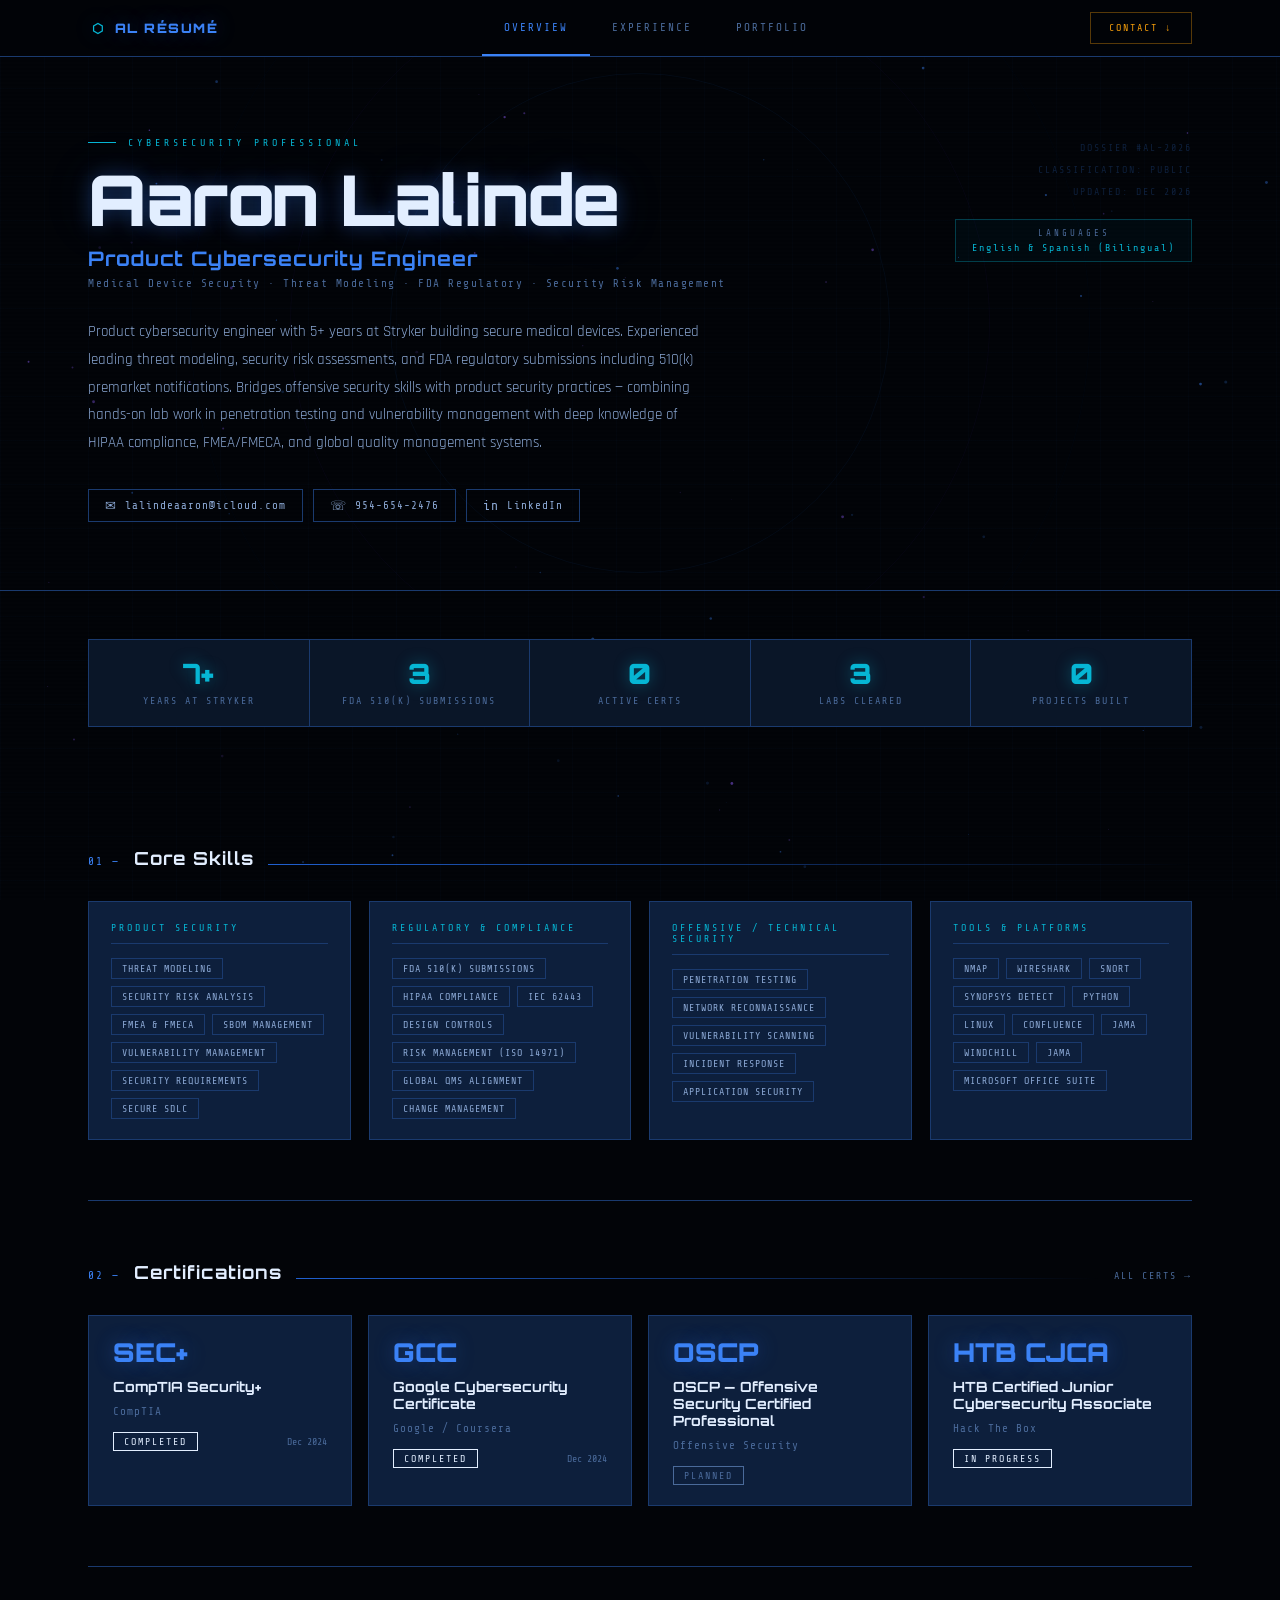
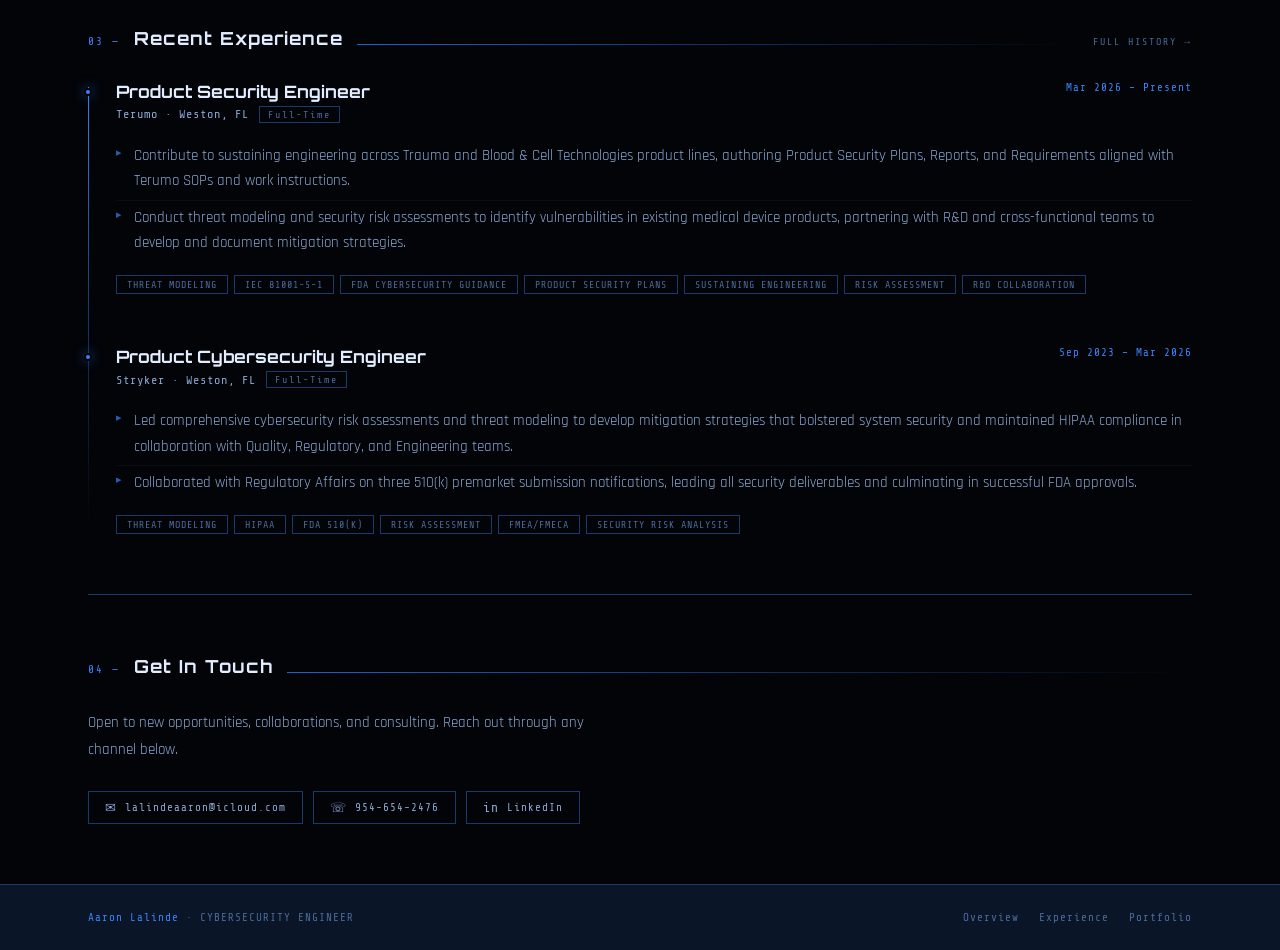
<file: index.html>
<!DOCTYPE html>
<html lang="en">
<head>
  <meta charset="UTF-8" />
  <meta name="viewport" content="width=device-width, initial-scale=1.0" />
  <title>Aaron Lalinde | Cybersecurity Engineer</title>
  <link rel="stylesheet" href="styles.css" />
  <style>
    /* ── HERO ── */
    .hero { position: relative; padding: 80px 0 68px; border-bottom: 1px solid var(--border); overflow: hidden; }
    .gate-ring {
      position: absolute; top: 50%; left: 50%; transform: translate(-50%,-50%);
      border-radius: 50%; border: 1px solid rgba(59,130,246,0.06);
      pointer-events: none; animation: ring 5s ease-in-out infinite;
    }
    .gate-ring:nth-child(1){ width:500px; height:500px; }
    .gate-ring:nth-child(2){ width:700px; height:700px; animation-delay:-1.7s; border-color:rgba(139,92,246,.04); }
    .gate-ring:nth-child(3){ width:900px; height:900px; animation-delay:-3.2s; border-color:rgba(59,130,246,.025); }
    @keyframes ring { 0%,100%{transform:translate(-50%,-50%) scale(1);opacity:.6} 50%{transform:translate(-50%,-50%) scale(1.03);opacity:1} }

    .hero-layout { display: grid; grid-template-columns: 1fr auto; gap: 40px; align-items: start; position: relative; z-index: 2; }

    .eyebrow {
      font-family: var(--font-mono); font-size: 10px; letter-spacing: 4px;
      color: var(--cyan); text-transform: uppercase; margin-bottom: 16px;
      display: flex; align-items: center; gap: 12px; animation: blink 3s step-end infinite;
    }
    .eyebrow::before { content:''; display:block; width:28px; height:1px; background:var(--cyan); }

    .hero-name {
      font-family: var(--font-hud); font-size: clamp(36px,5.5vw,70px);
      font-weight: 900; letter-spacing: -1.5px; line-height: 1;
      color: var(--text); text-shadow: var(--glow-blue); margin-bottom: 12px;
    }
    .hero-title { font-family: var(--font-hud); font-size: clamp(14px,2vw,20px); font-weight: 700; color: var(--blue); letter-spacing: 1px; margin-bottom: 6px; }
    .hero-tagline { font-family: var(--font-mono); font-size: 11px; letter-spacing: 1.5px; color: var(--text-dim); margin-bottom: 28px; }
    .hero-summary { font-size: 15px; line-height: 1.85; color: var(--text-soft); max-width: 620px; margin-bottom: 32px; }

    /* Right column */
    .hero-right { display: flex; flex-direction: column; gap: 16px; align-items: flex-end; min-width: 170px; }
    .dossier-box {
      font-family: var(--font-mono); font-size: 10px; letter-spacing: 2px;
      color: rgba(59,130,246,.22); text-align: right; line-height: 2.2;
    }
    .lang-badge {
      font-family: var(--font-mono); font-size: 10px; letter-spacing: 2px;
      border: 1px solid rgba(6,182,212,.3); padding: 8px 16px;
      color: var(--cyan); text-align: center; background: rgba(6,182,212,.04);
    }
    .lang-label { font-size: 9px; letter-spacing: 3px; color: var(--text-dim); display: block; margin-bottom: 4px; }

    /* ── SKILLS SECTION ── */
    .skills-showcase { display: grid; grid-template-columns: repeat(auto-fill,minmax(255px,1fr)); gap: 18px; }
    .skill-cat-card {
      background: var(--card); border: 1px solid var(--border);
      padding: 20px 22px; transition: border-color .3s, box-shadow .3s; position: relative; overflow: hidden;
    }
    .skill-cat-card::before {
      content:''; position:absolute; top:0; left:0; right:0; height:2px;
      background: linear-gradient(90deg, var(--blue), var(--cyan)); opacity:0; transition:opacity .3s;
    }
    .skill-cat-card:hover { border-color: var(--border-lit); box-shadow: var(--glow-blue); }
    .skill-cat-card:hover::before { opacity: 1; }
    .skill-cat-title {
      font-family: var(--font-mono); font-size: 10px; letter-spacing: 3px;
      color: var(--cyan); text-transform: uppercase;
      margin-bottom: 14px; padding-bottom: 10px; border-bottom: 1px solid var(--border);
    }
    .skill-pills { display: flex; flex-wrap: wrap; gap: 7px; }
    .skill-pill {
      font-family: var(--font-mono); font-size: 10px; letter-spacing: 1px;
      color: var(--text-soft); border: 1px solid var(--border);
      padding: 4px 10px; text-transform: uppercase; transition: color .2s, border-color .2s, background .2s;
    }
    .skill-cat-card:hover .skill-pill { color: var(--text); border-color: rgba(59,130,246,.3); background: rgba(59,130,246,.04); }

    @media(max-width:768px) {
      .hero-layout { grid-template-columns: 1fr; }
      .hero-right   { align-items: flex-start; flex-direction: row; flex-wrap: wrap; }
    }
  </style>
</head>
<body>
<canvas id="particles"></canvas>

<nav>
  <div class="container nav-inner">
    <a href="index.html" class="nav-logo"><span class="accent">⬡</span> AL RÉSUMÉ</a>
    <div class="nav-links">
      <a href="index.html" class="active">OVERVIEW</a>
      <a href="experience.html">EXPERIENCE</a>
      <a href="portfolio.html">PORTFOLIO</a>
    </div>
    <a href="#contact" class="nav-cta">CONTACT ↓</a>
  </div>
</nav>

<!-- HERO -->
<div class="hero">
  <div class="gate-ring"></div><div class="gate-ring"></div><div class="gate-ring"></div>
  <div class="container">
    <div class="hero-layout">
      <div>
        <div class="eyebrow">CYBERSECURITY PROFESSIONAL</div>
        <h1 class="hero-name" id="heroName">Aaron Lalinde</h1>
        <div class="hero-title" id="heroTitle"></div>
        <div class="hero-tagline" id="heroTagline"></div>
        <p class="hero-summary" id="heroSummary"></p>
        <div class="contact-row" id="contactRow"></div>
      </div>
      <div class="hero-right">
        <div class="dossier-box" id="dossierBox"></div>
        <div class="lang-badge">
          <span class="lang-label">LANGUAGES</span>
          <span id="langVal">—</span>
        </div>
      </div>
    </div>
  </div>
</div>

<div class="container">

  <!-- STAT STRIP -->
  <section style="padding-top:48px;border-bottom:none;padding-bottom:0;">
    <div class="stat-strip" id="statStrip" style="margin-bottom:60px;"></div>
  </section>

  <!-- SKILLS SHOWCASE -->
  <section>
    <div class="s-head">
      <span class="s-num">01 —</span>
      <h2 class="s-title">Core Skills</h2>
      <div class="s-line"></div>
    </div>
    <div class="skills-showcase" id="skillsGrid"></div>
  </section>

  <!-- CERTIFICATIONS STRIP -->
  <section>
    <div class="s-head">
      <span class="s-num">02 —</span>
      <h2 class="s-title">Certifications</h2>
      <div class="s-line"></div>
      <a href="experience.html#certs" style="font-family:var(--font-mono);font-size:10px;letter-spacing:2px;color:var(--text-dim);text-decoration:none;white-space:nowrap;flex-shrink:0;" onmouseover="this.style.color='var(--cyan)'" onmouseout="this.style.color='var(--text-dim)'">ALL CERTS →</a>
    </div>
    <div class="cert-grid" id="certStrip"></div>
  </section>

  <!-- EXPERIENCE PREVIEW -->
  <section>
    <div class="s-head">
      <span class="s-num">03 —</span>
      <h2 class="s-title">Recent Experience</h2>
      <div class="s-line"></div>
      <a href="experience.html" style="font-family:var(--font-mono);font-size:10px;letter-spacing:2px;color:var(--text-dim);text-decoration:none;white-space:nowrap;flex-shrink:0;" onmouseover="this.style.color='var(--cyan)'" onmouseout="this.style.color='var(--text-dim)'">FULL HISTORY →</a>
    </div>
    <div class="timeline" id="expPreview"></div>
  </section>

  <!-- CONTACT -->
  <section id="contact">
    <div class="s-head">
      <span class="s-num">04 —</span>
      <h2 class="s-title">Get In Touch</h2>
      <div class="s-line"></div>
    </div>
    <p style="font-size:15px;color:var(--text-soft);line-height:1.8;max-width:520px;margin-bottom:28px;">
      Open to new opportunities, collaborations, and consulting. Reach out through any channel below.
    </p>
    <div class="contact-row" id="contactBottom"></div>
  </section>
</div>

<footer>
  <div class="container foot-inner">
    <span class="foot-copy"><span id="footName">Aaron Lalinde</span> · CYBERSECURITY ENGINEER</span>
    <div class="foot-links">
      <a href="index.html">Overview</a>
      <a href="experience.html">Experience</a>
      <a href="portfolio.html">Portfolio</a>
    </div>
  </div>
</footer>

<script src="data.js"></script>
<script>
/* PARTICLES */
const cv=document.getElementById('particles'),cx=cv.getContext('2d');
let W,H,pts=[];
function rsz(){W=cv.width=window.innerWidth;H=cv.height=window.innerHeight;}
rsz();window.addEventListener('resize',rsz);
function mp(){return{x:Math.random()*W,y:Math.random()*H,r:Math.random()*1.3+.3,dx:(Math.random()-.5)*.28,dy:-Math.random()*.45-.1,a:Math.random()*.45+.1,c:Math.random()>.5?'59,130,246':'139,92,246'};}
for(let i=0;i<100;i++)pts.push(mp());
(function d(){cx.clearRect(0,0,W,H);pts.forEach((p,i)=>{cx.beginPath();cx.arc(p.x,p.y,p.r,0,Math.PI*2);cx.fillStyle=`rgba(${p.c},${p.a})`;cx.fill();p.x+=p.dx;p.y+=p.dy;if(p.y<-10)pts[i]={...mp(),y:H+10};});requestAnimationFrame(d);})();

const RANK_COLORS={S:'var(--gold)',A:'var(--orange)',B:'var(--purple)',C:'var(--blue)',D:'var(--green)',E:'var(--text-soft)'};

function buildContacts(){
  const items=[];
  if(PROFILE.email)    items.push(`<a href="mailto:${PROFILE.email}" class="contact-item"><span class="contact-icon">✉</span>${PROFILE.email}</a>`);
  if(PROFILE.phone)    items.push(`<a href="tel:${PROFILE.phone}"    class="contact-item"><span class="contact-icon">☏</span>${PROFILE.phone}</a>`);
  if(PROFILE.linkedin) items.push(`<a href="${PROFILE.linkedin}" target="_blank" rel="noopener" class="contact-item"><span class="contact-icon">in</span>LinkedIn</a>`);
  if(PROFILE.github)   items.push(`<a href="${PROFILE.github}"   target="_blank" rel="noopener" class="contact-item"><span class="contact-icon">⌥</span>GitHub</a>`);
  if(PROFILE.location) items.push(`<span class="contact-item"><span class="contact-icon">◎</span>${PROFILE.location}</span>`);
  return items.join('');
}

function renderSkills(){
  document.getElementById('skillsGrid').innerHTML = Object.entries(SKILLS).map(([cat,items])=>`
    <div class="skill-cat-card fade-in">
      <div class="skill-cat-title">${cat}</div>
      <div class="skill-pills">${items.map(s=>`<span class="skill-pill">${s}</span>`).join('')}</div>
    </div>`).join('');
}

function renderCerts(){
  document.getElementById('certStrip').innerHTML = CERTIFICATIONS.map(c=>`
    <div class="cert-card fade-in">
      <div class="cert-badge-txt">${c.badge}</div>
      <div class="cert-name">${c.name}</div>
      <div class="cert-issuer">${c.issuer}</div>
      <div style="display:flex;justify-content:space-between;align-items:center;margin-top:4px;">
        <span class="cert-status-badge cert-status-${c.status}">${c.status==='in-progress'?'IN PROGRESS':c.status.toUpperCase()}</span>
        ${c.year?`<span style="font-family:var(--font-mono);font-size:10px;color:var(--text-dim);">${c.year}</span>`:''}
      </div>
    </div>`).join('');
}

function renderExpPreview(){
  document.getElementById('expPreview').innerHTML = EXPERIENCE.slice(0,2).map(e=>`
    <div class="tl-item fade-in">
      <div class="tl-top">
        <span class="tl-title">${e.title}</span>
        <span class="tl-date">${e.start} – ${e.end}</span>
      </div>
      <div class="tl-org">${e.company} · ${e.location} <span class="tl-type">${e.type}</span></div>
      <ul class="tl-bullets">${e.bullets.slice(0,2).map(b=>`<li>${b}</li>`).join('')}</ul>
      <div class="tags" style="margin-top:12px;">${(e.skills||[]).map(s=>`<span class="tag">${s}</span>`).join('')}</div>
    </div>`).join('');
}

function renderStats(){
  const labsDone =PORTFOLIO.filter(p=>p.type==='lab'&&p.status==='complete').length;
  const projDone =PORTFOLIO.filter(p=>p.type==='project'&&p.status==='complete').length;
  const certActive=CERTIFICATIONS.filter(c=>c.status==='active').length;
  const yrsExp   = new Date().getFullYear() - 2019;
  document.getElementById('statStrip').innerHTML=`
    <div class="stat-cell"><span class="stat-val">${yrsExp}+</span><span class="stat-label">Years at Stryker</span></div>
    <div class="stat-cell"><span class="stat-val">3</span><span class="stat-label">FDA 510(k) Submissions</span></div>
    <div class="stat-cell"><span class="stat-val">${certActive}</span><span class="stat-label">Active Certs</span></div>
    <div class="stat-cell"><span class="stat-val">${labsDone}</span><span class="stat-label">Labs Cleared</span></div>
    <div class="stat-cell"><span class="stat-val">${projDone}</span><span class="stat-label">Projects Built</span></div>`;
}

function init(){
  document.getElementById('heroTitle').textContent   = PROFILE.title;
  document.getElementById('heroTagline').textContent = PROFILE.tagline;
  document.getElementById('heroSummary').textContent = PROFILE.summary.replace(/\s+/g,' ').trim();
  document.getElementById('langVal').textContent     = PROFILE.languages;
  document.getElementById('dossierBox').innerHTML = `
    DOSSIER #AL-${new Date().getFullYear()}<br>
    CLASSIFICATION: PUBLIC<br>
    UPDATED: ${new Date().toLocaleDateString('en-US',{month:'short',year:'numeric'}).toUpperCase()}`;

  const c=buildContacts();
  document.getElementById('contactRow').innerHTML    = c;
  document.getElementById('contactBottom').innerHTML = c;

  renderStats();
  renderSkills();
  renderCerts();
  renderExpPreview();
}
init();
</script>
</body>
</html>
</file>
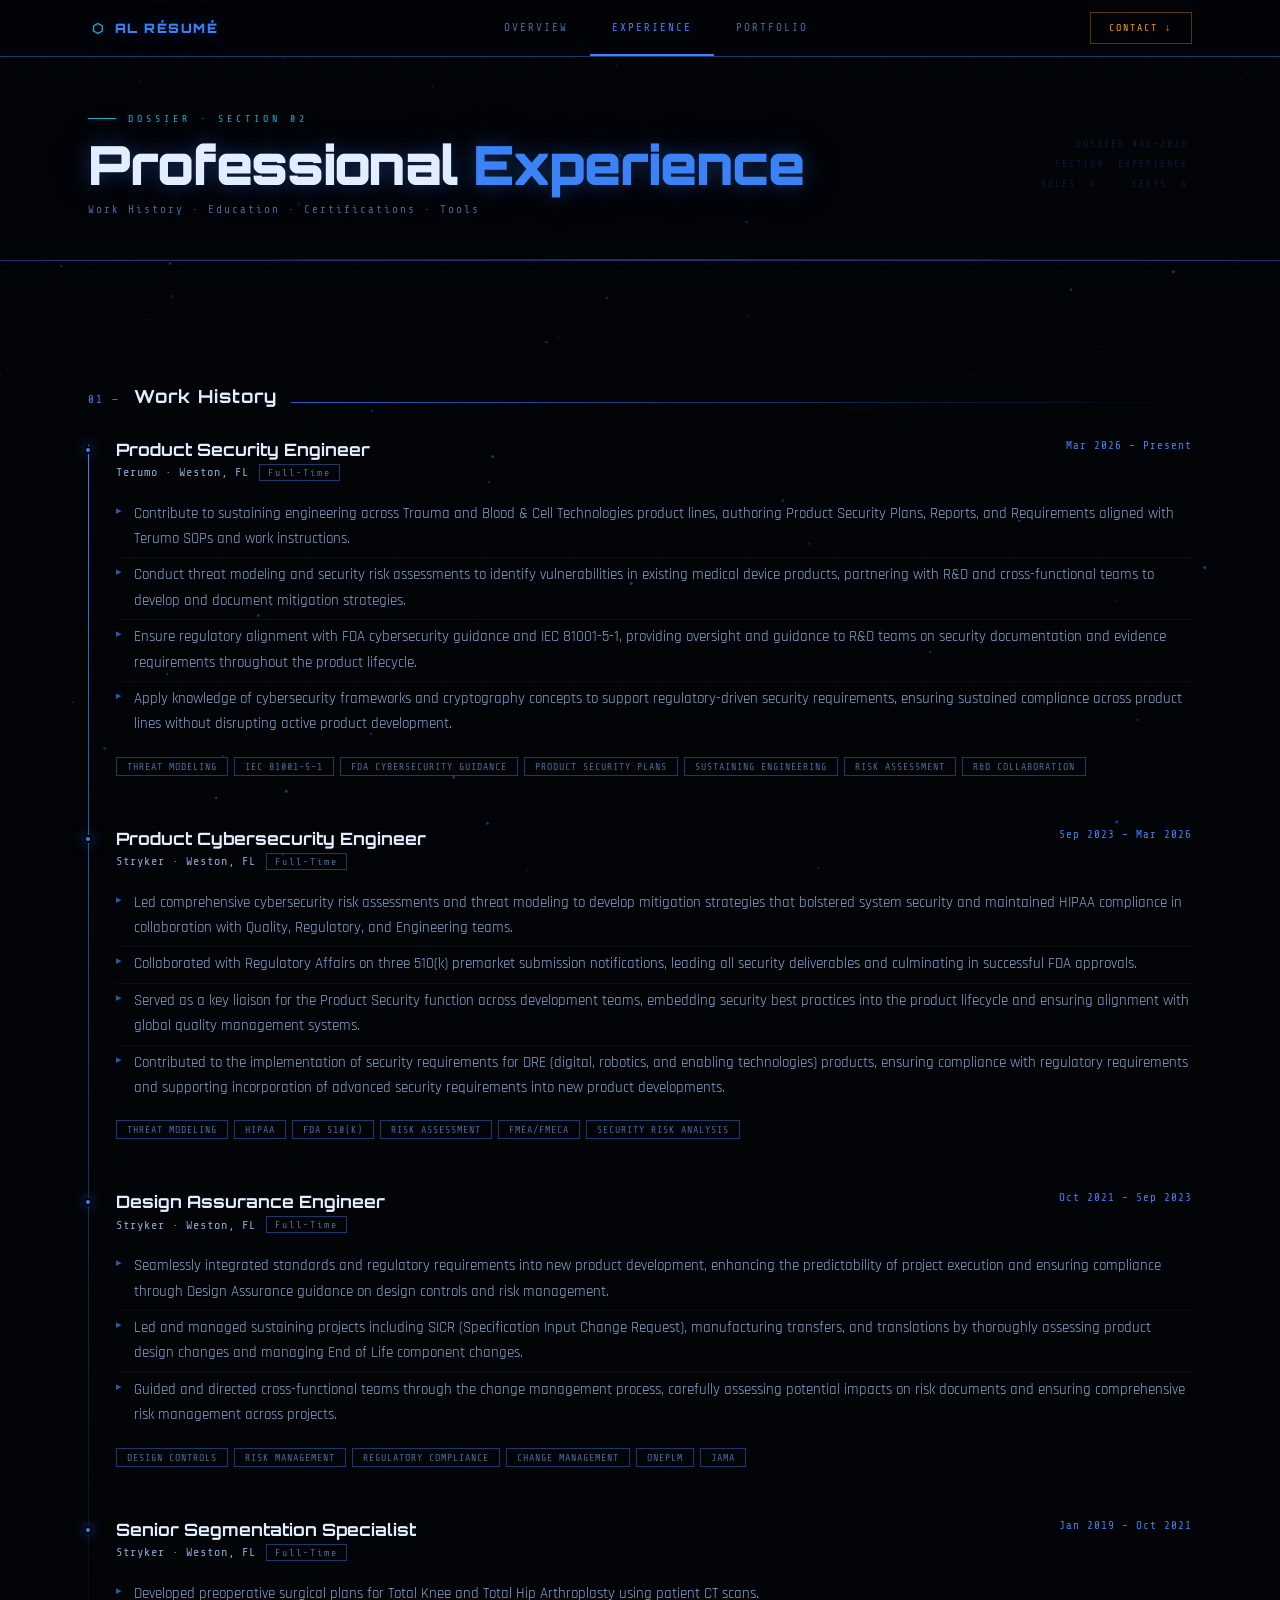
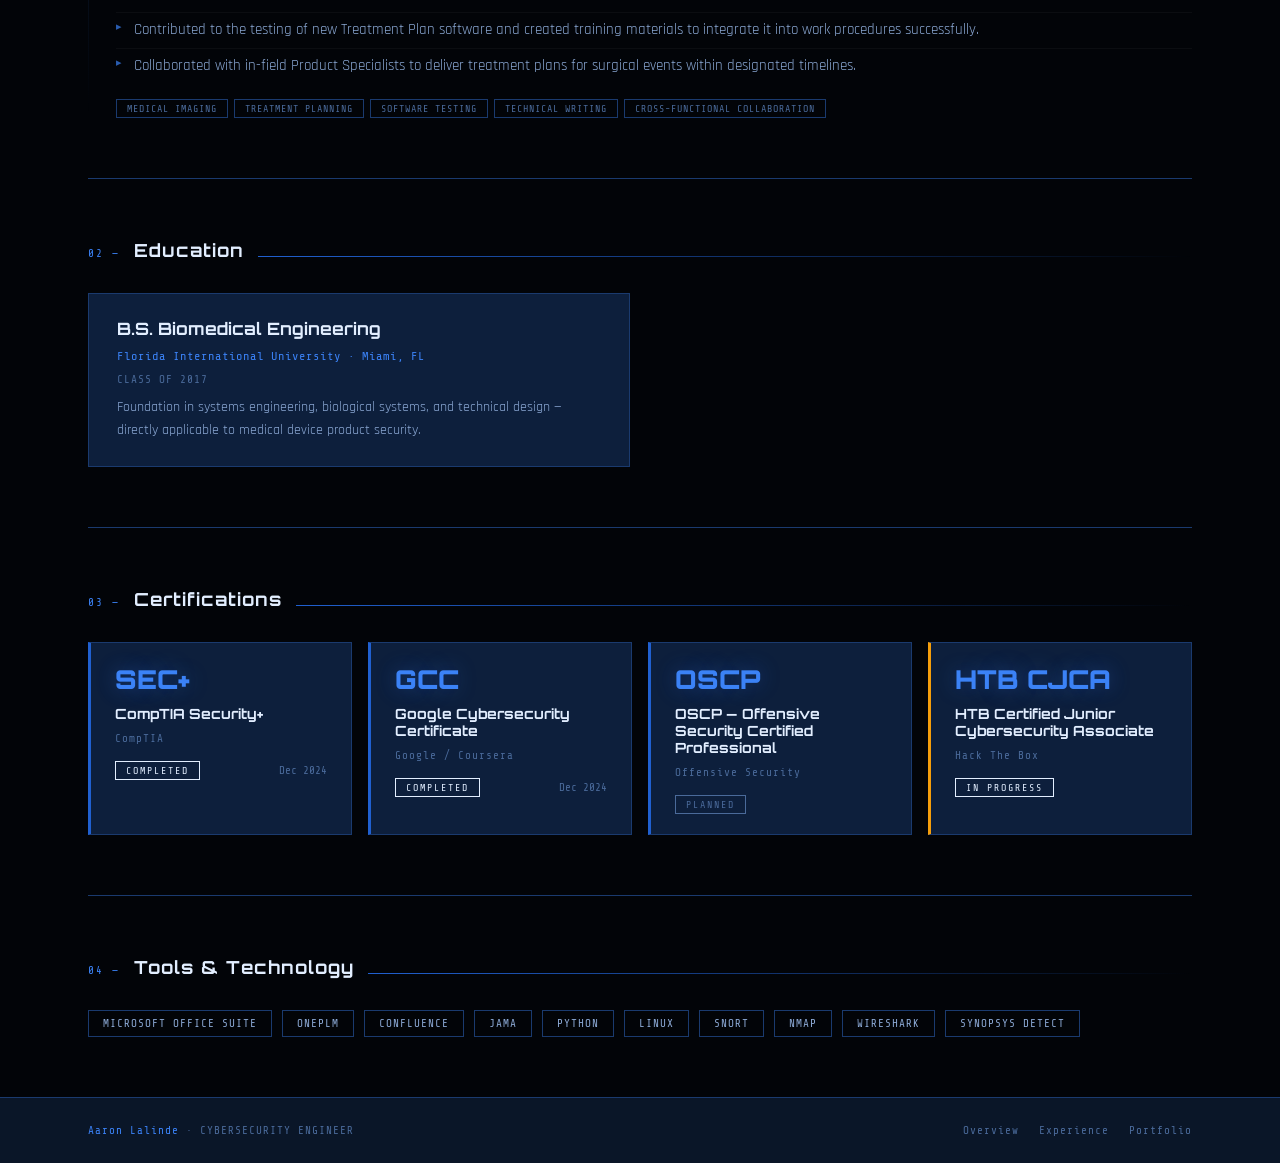
<file: experience.html>
<!DOCTYPE html>
<html lang="en">
<head>
  <meta charset="UTF-8" />
  <meta name="viewport" content="width=device-width, initial-scale=1.0" />
  <title>Aaron Lalinde | Experience</title>
  <link rel="stylesheet" href="styles.css" />
  <style>
    .two-col { display: grid; grid-template-columns: 1fr 1fr; gap: 20px; }
    @media(max-width:640px){ .two-col { grid-template-columns: 1fr; } }

    /* Cert card left accent border by status */
    .cert-card.active-cert   { border-left: 3px solid var(--green); }
    .cert-card.progress-cert { border-left: 3px solid var(--gold); }
    .cert-card.planned-cert  { border-left: 3px solid var(--border-lit); }

    /* Tools cloud */
    .tools-cloud { display: flex; flex-wrap: wrap; gap: 10px; }
    .tool-chip {
      font-family: var(--font-mono); font-size: 11px; letter-spacing: 1px;
      color: var(--text-soft); border: 1px solid var(--border);
      padding: 6px 14px; transition: color .2s, border-color .2s, background .2s;
      text-transform: uppercase;
    }
    .tool-chip:hover { color: var(--cyan); border-color: rgba(6,182,212,.4); background: rgba(6,182,212,.04); }
  </style>
</head>
<body>
<canvas id="particles"></canvas>

<nav>
  <div class="container nav-inner">
    <a href="index.html" class="nav-logo"><span class="accent">⬡</span> AL RÉSUMÉ</a>
    <div class="nav-links">
      <a href="index.html">OVERVIEW</a>
      <a href="experience.html" class="active">EXPERIENCE</a>
      <a href="portfolio.html">PORTFOLIO</a>
    </div>
    <a href="index.html#contact" class="nav-cta">CONTACT ↓</a>
  </div>
</nav>

<!-- PAGE BAND -->
<div class="page-band">
  <div class="container">
    <div class="band-eyebrow">DOSSIER · SECTION 02</div>
    <h1 class="band-title">Professional <em>Experience</em></h1>
    <p class="band-sub">Work History · Education · Certifications · Tools</p>
    <div class="band-dossier" id="bandDossier"></div>
  </div>
</div>

<div class="container">

  <!-- WORK HISTORY -->
  <section>
    <div class="s-head">
      <span class="s-num">01 —</span>
      <h2 class="s-title">Work History</h2>
      <div class="s-line"></div>
    </div>
    <div class="timeline" id="workTimeline"></div>
  </section>

  <!-- EDUCATION -->
  <section>
    <div class="s-head">
      <span class="s-num">02 —</span>
      <h2 class="s-title">Education</h2>
      <div class="s-line"></div>
    </div>
    <div class="two-col" id="eduGrid"></div>
  </section>

  <!-- CERTIFICATIONS -->
  <section id="certs">
    <div class="s-head">
      <span class="s-num">03 —</span>
      <h2 class="s-title">Certifications</h2>
      <div class="s-line"></div>
    </div>
    <div class="cert-grid" id="certGrid"></div>
  </section>

  <!-- TOOLS & TECHNOLOGY -->
  <section>
    <div class="s-head">
      <span class="s-num">04 —</span>
      <h2 class="s-title">Tools & Technology</h2>
      <div class="s-line"></div>
    </div>
    <div class="tools-cloud" id="toolsCloud"></div>
  </section>

</div>

<footer>
  <div class="container foot-inner">
    <span class="foot-copy"><span>Aaron Lalinde</span> · CYBERSECURITY ENGINEER</span>
    <div class="foot-links">
      <a href="index.html">Overview</a>
      <a href="experience.html">Experience</a>
      <a href="portfolio.html">Portfolio</a>
    </div>
  </div>
</footer>

<script src="data.js"></script>
<script>
/* PARTICLES */
const cv=document.getElementById('particles'),cx=cv.getContext('2d');
let W,H,pts=[];
function rsz(){W=cv.width=window.innerWidth;H=cv.height=window.innerHeight;}
rsz();window.addEventListener('resize',rsz);
function mp(){return{x:Math.random()*W,y:Math.random()*H,r:Math.random()*1.3+.3,dx:(Math.random()-.5)*.28,dy:-Math.random()*.45-.1,a:Math.random()*.45+.1,c:Math.random()>.5?'59,130,246':'139,92,246'};}
for(let i=0;i<80;i++)pts.push(mp());
(function d(){cx.clearRect(0,0,W,H);pts.forEach((p,i)=>{cx.beginPath();cx.arc(p.x,p.y,p.r,0,Math.PI*2);cx.fillStyle=`rgba(${p.c},${p.a})`;cx.fill();p.x+=p.dx;p.y+=p.dy;if(p.y<-10)pts[i]={...mp(),y:H+10};});requestAnimationFrame(d);})();

// All tools pulled from SKILLS + a hardcoded list
const TOOLS = ["Microsoft Office Suite","onePLM","Confluence","Jama","Python","Linux","Snort","Nmap","Wireshark","Synopsys Detect"];

function renderWork(){
  document.getElementById('workTimeline').innerHTML = EXPERIENCE.map(e=>`
    <div class="tl-item fade-in">
      <div class="tl-top">
        <span class="tl-title">${e.title}</span>
        <span class="tl-date">${e.start} – ${e.end}</span>
      </div>
      <div class="tl-org">${e.company} · ${e.location} <span class="tl-type">${e.type}</span></div>
      <ul class="tl-bullets">${e.bullets.map(b=>`<li>${b}</li>`).join('')}</ul>
      <div class="tags" style="margin-top:14px;">${(e.skills||[]).map(s=>`<span class="tag">${s}</span>`).join('')}</div>
    </div>`).join('');
}

function renderEdu(){
  document.getElementById('eduGrid').innerHTML = EDUCATION.map(e=>`
    <div class="edu-card fade-in">
      <div class="edu-degree">${e.degree}</div>
      <div class="edu-school">${e.school} · ${e.location}</div>
      <div class="edu-meta">CLASS OF ${e.year}</div>
      ${e.honors?`<div style="font-size:13px;font-style:italic;color:var(--gold);">⭐ ${e.honors}</div>`:''}
      ${e.notes?`<div class="edu-notes">${e.notes}</div>`:''}
    </div>`).join('');
}

function renderCerts(){
  document.getElementById('certGrid').innerHTML = CERTIFICATIONS.map(c=>{
    const cls = c.status==='active'?'active-cert':c.status==='in-progress'?'progress-cert':'planned-cert';
    return `
    <div class="cert-card ${cls} fade-in">
      <div class="cert-badge-txt">${c.badge}</div>
      <div class="cert-name">${c.name}</div>
      <div class="cert-issuer">${c.issuer}</div>
      <div style="display:flex;justify-content:space-between;align-items:center;margin-top:6px;">
        <span class="cert-status-badge cert-status-${c.status}">${c.status==='in-progress'?'IN PROGRESS':c.status.toUpperCase()}</span>
        ${c.year?`<span style="font-family:var(--font-mono);font-size:11px;color:var(--text-dim);">${c.year}</span>`:''}
      </div>
    </div>`;
  }).join('');
}

function renderTools(){
  document.getElementById('toolsCloud').innerHTML = TOOLS.map(t=>`
    <span class="tool-chip">${t}</span>`).join('');
}

document.getElementById('bandDossier').innerHTML=`
  DOSSIER #AL-${new Date().getFullYear()}<br>
  SECTION: EXPERIENCE<br>
  ROLES: ${EXPERIENCE.length} &nbsp;·&nbsp; CERTS: ${CERTIFICATIONS.length}`;

renderWork();
renderEdu();
renderCerts();
renderTools();
</script>
</body>
</html>
</file>
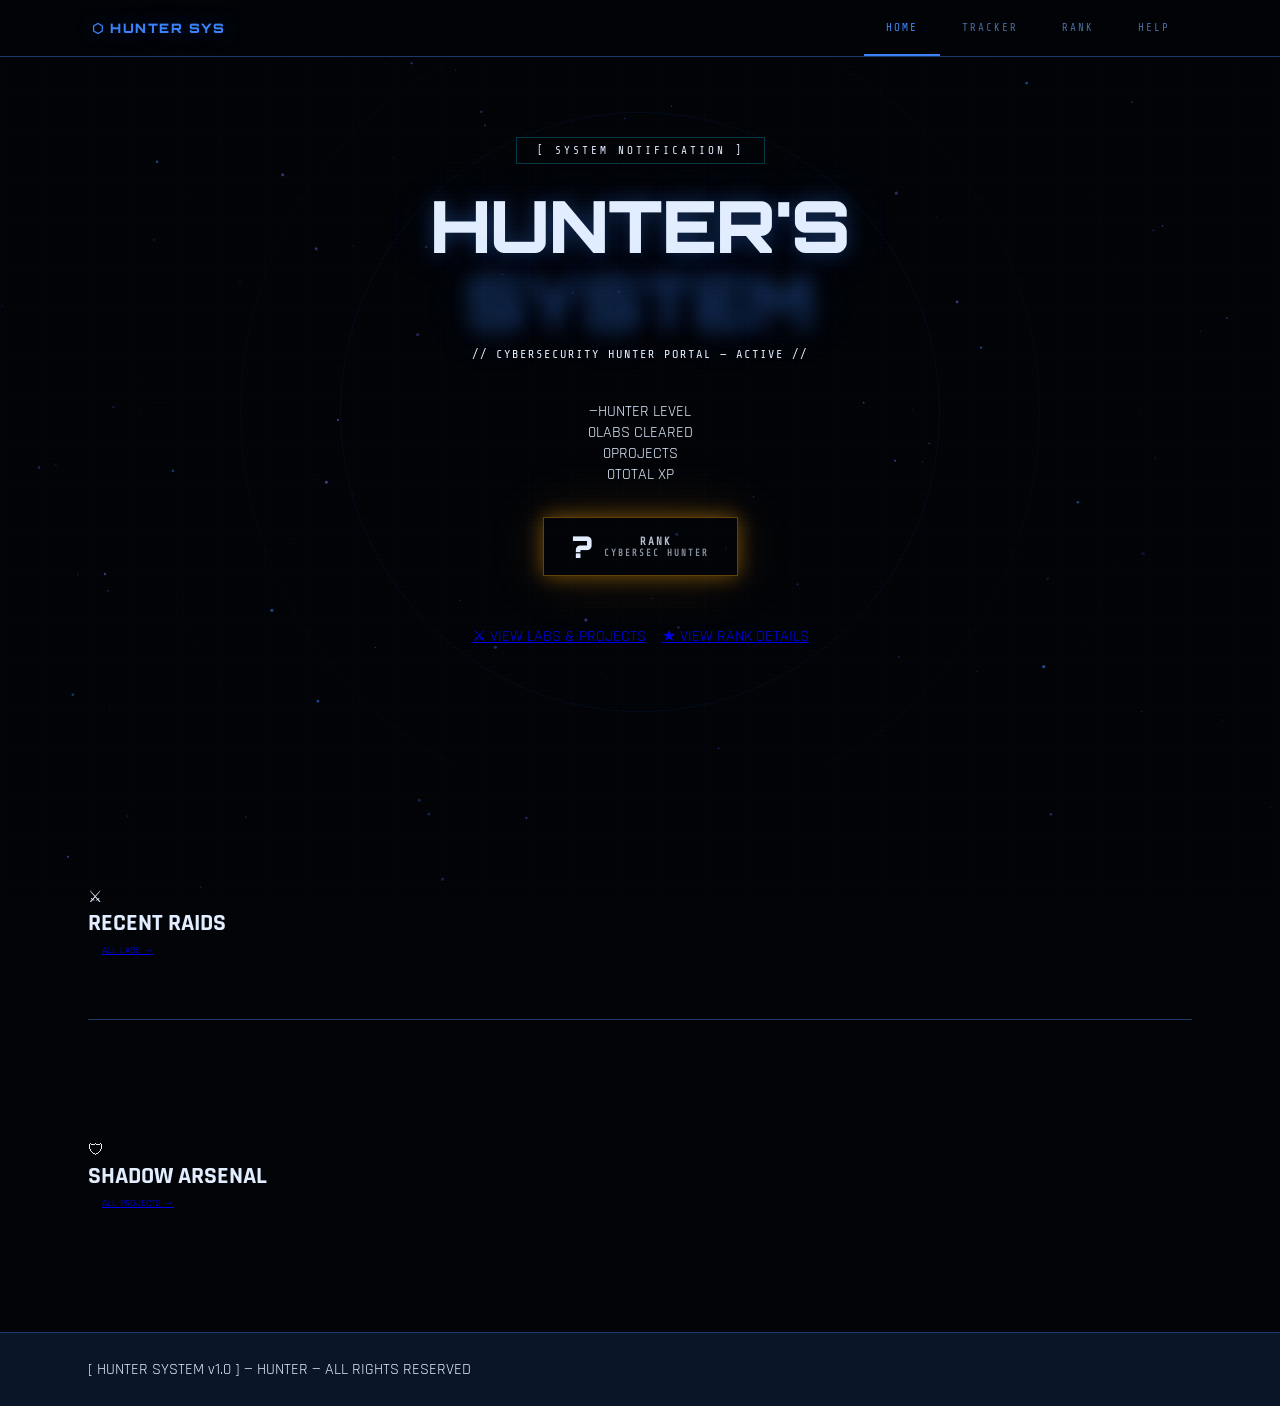
<file: index-2.html>
<!DOCTYPE html>
<html lang="en">
<head>
  <meta charset="UTF-8" />
  <meta name="viewport" content="width=device-width, initial-scale=1.0" />
  <title>Hunter's System | Home</title>
  <link rel="stylesheet" href="styles.css" />
  <style>
    .gate-ring {
      position: absolute; top: 50%; left: 50%;
      transform: translate(-50%, -50%);
      width: 600px; height: 600px; border-radius: 50%;
      border: 1px solid rgba(59,130,246,0.08);
      animation: ringPulse 4s ease-in-out infinite; pointer-events: none;
    }
    .gate-ring:nth-child(2) { width:800px;height:800px;animation-delay:-1.3s;border-color:rgba(139,92,246,0.05); }
    .gate-ring:nth-child(3) { width:1000px;height:1000px;animation-delay:-2.6s;border-color:rgba(59,130,246,0.03); }
    @keyframes ringPulse {
      0%,100%{ transform:translate(-50%,-50%) scale(1); opacity:.6; }
      50%    { transform:translate(-50%,-50%) scale(1.04); opacity:1; }
    }
    header { position:relative; padding:80px 0 60px; text-align:center; overflow:hidden; }
    .system-alert {
      display:inline-block; font-family:'Share Tech Mono',monospace; font-size:11px;
      letter-spacing:3px; color:var(--accent-cyan); border:1px solid rgba(6,182,212,0.3);
      padding:6px 20px; margin-bottom:24px; text-transform:uppercase;
      animation:blink 2s step-end infinite;
    }
    h1.hero-title {
      font-family:'Orbitron',sans-serif; font-size:clamp(32px,6vw,72px);
      font-weight:900; line-height:1.05; letter-spacing:-1px;
      color:var(--text-primary); text-shadow:var(--glow-blue); margin-bottom:8px;
    }
    h1.hero-title span {
      background:linear-gradient(135deg,var(--accent-blue),var(--accent-purple));
      -webkit-background-clip:text; -webkit-text-fill-color:transparent; background-clip:text;
    }
    .hero-sub {
      font-family:'Share Tech Mono',monospace; font-size:12px;
      color:var(--text-secondary); letter-spacing:2px; margin-bottom:40px;
    }
    .rank-badge {
      display:inline-flex; align-items:center; gap:12px;
      border:1px solid rgba(245,158,11,0.4); padding:10px 28px;
      box-shadow:var(--glow-gold); margin-bottom:50px;
    }
    .rank-letter { font-family:'Orbitron',sans-serif; font-size:30px; font-weight:900; }
    .rank-text   { font-family:'Share Tech Mono',monospace; font-size:11px; letter-spacing:2px; opacity:.8; }
    .quick-links { display:flex; justify-content:center; gap:16px; flex-wrap:wrap; margin-bottom:60px; }
    .preview-section { margin-bottom:60px; }
  </style>
</head>
<body>
<canvas id="particles"></canvas>

<nav>
  <div class="container nav-inner">
    <a href="index.html" class="nav-logo">⬡ HUNTER SYS</a>
    <div class="nav-links">
      <a href="index.html" class="active">HOME</a>
      <a href="tracker.html">TRACKER</a>
      <a href="rank.html">RANK</a>
      <a href="troubleshooting.html">HELP</a>
    </div>
  </div>
</nav>

<header>
  <div class="gate-ring"></div><div class="gate-ring"></div><div class="gate-ring"></div>
  <div class="container" style="position:relative;z-index:2;">
    <div class="system-alert">[ SYSTEM NOTIFICATION ]</div>
    <h1 class="hero-title">HUNTER'S<br /><span>SYSTEM</span></h1>
    <p class="hero-sub" id="heroSub">// CYBERSECURITY HUNTER PORTAL — ACTIVE //</p>

    <div class="stat-grid" id="statGrid" style="max-width:700px;margin:0 auto 32px;">
      <div class="stat-card"><span class="stat-card-value" id="statLevel">—</span><span class="stat-card-label">HUNTER LEVEL</span></div>
      <div class="stat-card"><span class="stat-card-value" id="statLabs">0</span><span class="stat-card-label">LABS CLEARED</span></div>
      <div class="stat-card"><span class="stat-card-value" id="statProjects">0</span><span class="stat-card-label">PROJECTS</span></div>
      <div class="stat-card"><span class="stat-card-value" id="statXP">0</span><span class="stat-card-label">TOTAL XP</span></div>
    </div>

    <div style="display:flex;justify-content:center;">
      <div class="rank-badge" id="rankBadge">
        <span class="rank-letter" id="rankLetter">?</span>
        <div>
          <div class="rank-text" id="rankLabel">RANK</div>
          <div class="rank-text" style="font-size:9px;opacity:0.6;">CYBERSEC HUNTER</div>
        </div>
      </div>
    </div>

    <div class="quick-links">
      <a href="tracker.html" class="btn btn-primary">⚔ VIEW LABS &amp; PROJECTS</a>
      <a href="rank.html"    class="btn btn-gold">★ VIEW RANK DETAILS</a>
    </div>
  </div>
</header>

<div class="container">
  <div class="xp-section" data-label="SKILL MATRIX" style="margin-bottom:60px;">
    <div id="skillBars"></div>
  </div>

  <section class="preview-section">
    <div class="section-header">
      <div class="section-icon">⚔</div>
      <h2 class="section-title">RECENT <span>RAIDS</span></h2>
      <div class="section-line"></div>
      <a href="tracker.html" class="btn btn-primary" style="white-space:nowrap;font-size:10px;padding:6px 14px;">ALL LABS →</a>
    </div>
    <div id="labsPreview" class="cards-grid"></div>
  </section>

  <section class="preview-section">
    <div class="section-header">
      <div class="section-icon">🛡</div>
      <h2 class="section-title">SHADOW <span>ARSENAL</span></h2>
      <div class="section-line"></div>
      <a href="tracker.html" class="btn btn-primary" style="white-space:nowrap;font-size:10px;padding:6px 14px;">ALL PROJECTS →</a>
    </div>
    <div id="projectsPreview" class="cards-grid"></div>
  </section>
</div>

<footer>
  <div class="container">
    <p class="footer-text">[ HUNTER SYSTEM v1.0 ] — <span id="footerName">HUNTER</span> — ALL RIGHTS RESERVED</p>
  </div>
</footer>

<script src="data.js"></script>
<script>
// ── PARTICLES ──
const canvas = document.getElementById('particles');
const ctx = canvas.getContext('2d');
let W, H, parts = [];
function resize() { W=canvas.width=window.innerWidth; H=canvas.height=window.innerHeight; }
resize(); window.addEventListener('resize',resize);
function mkP(){return{x:Math.random()*W,y:Math.random()*H,r:Math.random()*1.4+.3,dx:(Math.random()-.5)*.3,dy:-Math.random()*.5-.1,alpha:Math.random()*.5+.1,color:Math.random()>.5?'59,130,246':'139,92,246'};}
for(let i=0;i<100;i++) parts.push(mkP());
(function draw(){ctx.clearRect(0,0,W,H);parts.forEach((p,i)=>{ctx.beginPath();ctx.arc(p.x,p.y,p.r,0,Math.PI*2);ctx.fillStyle=`rgba(${p.color},${p.alpha})`;ctx.fill();p.x+=p.dx;p.y+=p.dy;if(p.y<-10)parts[i]={...mkP(),y:H+10};});requestAnimationFrame(draw);})();

const RANK_COLORS     = {S:'var(--accent-gold)',A:'var(--accent-orange)',B:'var(--accent-purple)',C:'var(--accent-blue)',D:'var(--accent-green)',E:'var(--text-secondary)'};
const RANK_COLORS_RAW = {S:'245,158,11',A:'249,115,22',B:'139,92,246',C:'59,130,246',D:'34,197,94',E:'139,163,196'};

function calcXP(e){const b=XP_TABLE[e.rank]||0;if(e.status==='complete')return b;if(e.status==='progress')return Math.floor(b*.5);return 0;}
function getHunterRank(xp){return RANK_THRESHOLDS.find(t=>xp>=t.min)||RANK_THRESHOLDS[RANK_THRESHOLDS.length-1];}

function renderCard(entry){
  const xp=calcXP(entry),base=XP_TABLE[entry.rank]||0,pct=base>0?Math.round((xp/base)*100):0;
  const sk=entry.status==='complete'?'complete':entry.status==='progress'?'progress':'locked';
  const sl=entry.status==='complete'?'CLEARED':entry.status==='progress'?'IN PROGRESS':'LOCKED';
  const tags=(entry.tags||[]).map(t=>`<span class="tag">${t}</span>`).join('');
  const link=entry.link?`<div style="margin-top:12px;"><a href="${entry.link}" target="_blank" class="btn btn-primary" style="font-size:10px;padding:7px 14px;">VIEW →</a></div>`:'';
  return `<div class="card fade-in"><div class="card-corner"></div>
    <div class="card-header"><span class="card-rank rank-${entry.rank.toLowerCase()}">${entry.rank}-RANK</span>
    <span class="card-status"><span class="status-dot ${sk}"></span><span class="status-${sk}">${sl}</span></span></div>
    <h3 class="card-title">${entry.name}</h3>
    <div class="mini-progress"><div class="mini-track"><div class="mini-fill" style="width:${pct}%"></div></div><span class="mini-pct">${pct}%</span></div>
    <p class="card-desc">${entry.description||''}</p><div class="card-tags">${tags}</div>${link}</div>`;
}

function buildSkillBars(){
  const cats={
    'NETWORK':   ['NMAP','WIRESHARK','TCP/IP','PFSENSE','RECON','NETWORK'],
    'WEB SEC':   ['BURP SUITE','XSS','SQL INJECTION','OWASP','WEB'],
    'ACTIVE DIR':['ACTIVE DIRECTORY','KERBEROS','MIMIKATZ'],
    'FORENSICS': ['AUTOPSY','VOLATILITY','LOG ANALYSIS','DFIR'],
    'MALWARE':   ['GHIDRA','SANDBOX','REVERSE ENGINEERING','RE'],
  };
  const colors=['','purple','green','gold','red'];
  const bar=document.getElementById('skillBars');
  bar.innerHTML='';
  let hasAny=false;
  Object.entries(cats).forEach(([cat,kw],ci)=>{
    const all=ENTRIES.filter(e=>kw.some(k=>(e.tags||[]).map(t=>t.toUpperCase()).includes(k)||(e.name||'').toUpperCase().includes(k)));
    const done=all.filter(e=>e.status==='complete');
    if(!all.length) return;
    hasAny=true;
    const pct=Math.round((done.length/all.length)*100);
    const row=document.createElement('div');
    row.className='xp-row';
    row.innerHTML=`<span class="xp-label">${cat}</span><div class="xp-track"><div class="xp-fill ${colors[ci]}" style="width:0%" data-target="${pct}%"></div></div><span class="xp-pct">${pct}%</span>`;
    bar.appendChild(row);
  });
  if(!hasAny) bar.innerHTML=`<div style="font-family:'Share Tech Mono',monospace;font-size:11px;color:var(--text-dim);letter-spacing:2px;text-align:center;padding:16px 0;">ADD ENTRIES WITH TAGS TO SEE SKILL BREAKDOWN</div>`;
  setTimeout(()=>document.querySelectorAll('.xp-fill[data-target]').forEach(el=>el.style.width=el.dataset.target),300);
}

function init(){
  const totalXP=ENTRIES.reduce((s,e)=>s+calcXP(e),0);
  const labs=ENTRIES.filter(e=>e.type==='lab');
  const projects=ENTRIES.filter(e=>e.type==='project');
  const rank=getHunterRank(totalXP);

  document.getElementById('statLevel').textContent=Math.max(1,Math.floor(totalXP/300));
  document.getElementById('statLabs').textContent=String(labs.filter(e=>e.status==='complete').length).padStart(2,'0');
  document.getElementById('statProjects').textContent=String(projects.length).padStart(2,'0');
  document.getElementById('statXP').textContent=totalXP.toLocaleString();

  const cr=RANK_COLORS_RAW[rank.rank];
  const rb=document.getElementById('rankBadge');
  rb.style.borderColor=`rgba(${cr},.4)`;
  rb.style.background=`linear-gradient(135deg,rgba(${cr},.12),rgba(${cr},.04))`;
  rb.style.boxShadow=`0 0 20px rgba(${cr},.5),0 0 60px rgba(${cr},.2)`;
  document.getElementById('rankLetter').style.color=RANK_COLORS[rank.rank];
  document.getElementById('rankLetter').textContent=rank.rank;
  document.getElementById('rankLabel').style.color=RANK_COLORS[rank.rank];

  buildSkillBars();

  const recentLabs=[...labs].reverse().slice(0,3);
  document.getElementById('labsPreview').innerHTML=recentLabs.length
    ? recentLabs.map(renderCard).join('')
    : `<div style="font-family:'Share Tech Mono',monospace;font-size:12px;color:var(--text-dim);padding:40px;text-align:center;border:1px dashed var(--border-dim);grid-column:1/-1;">NO LABS YET — ADD ENTRIES TO data.js</div>`;

  const recentProj=[...projects].reverse().slice(0,3);
  document.getElementById('projectsPreview').innerHTML=recentProj.length
    ? recentProj.map(renderCard).join('')
    : `<div style="font-family:'Share Tech Mono',monospace;font-size:12px;color:var(--text-dim);padding:40px;text-align:center;border:1px dashed var(--border-dim);grid-column:1/-1;">NO PROJECTS YET — ADD ENTRIES TO data.js</div>`;

  document.getElementById('footerName').textContent=HUNTER_NAME;
  document.getElementById('heroSub').textContent=`// ${HUNTER_TITLE} — ACTIVE //`;
}

init();
</script>
</body>
</html>
</file>
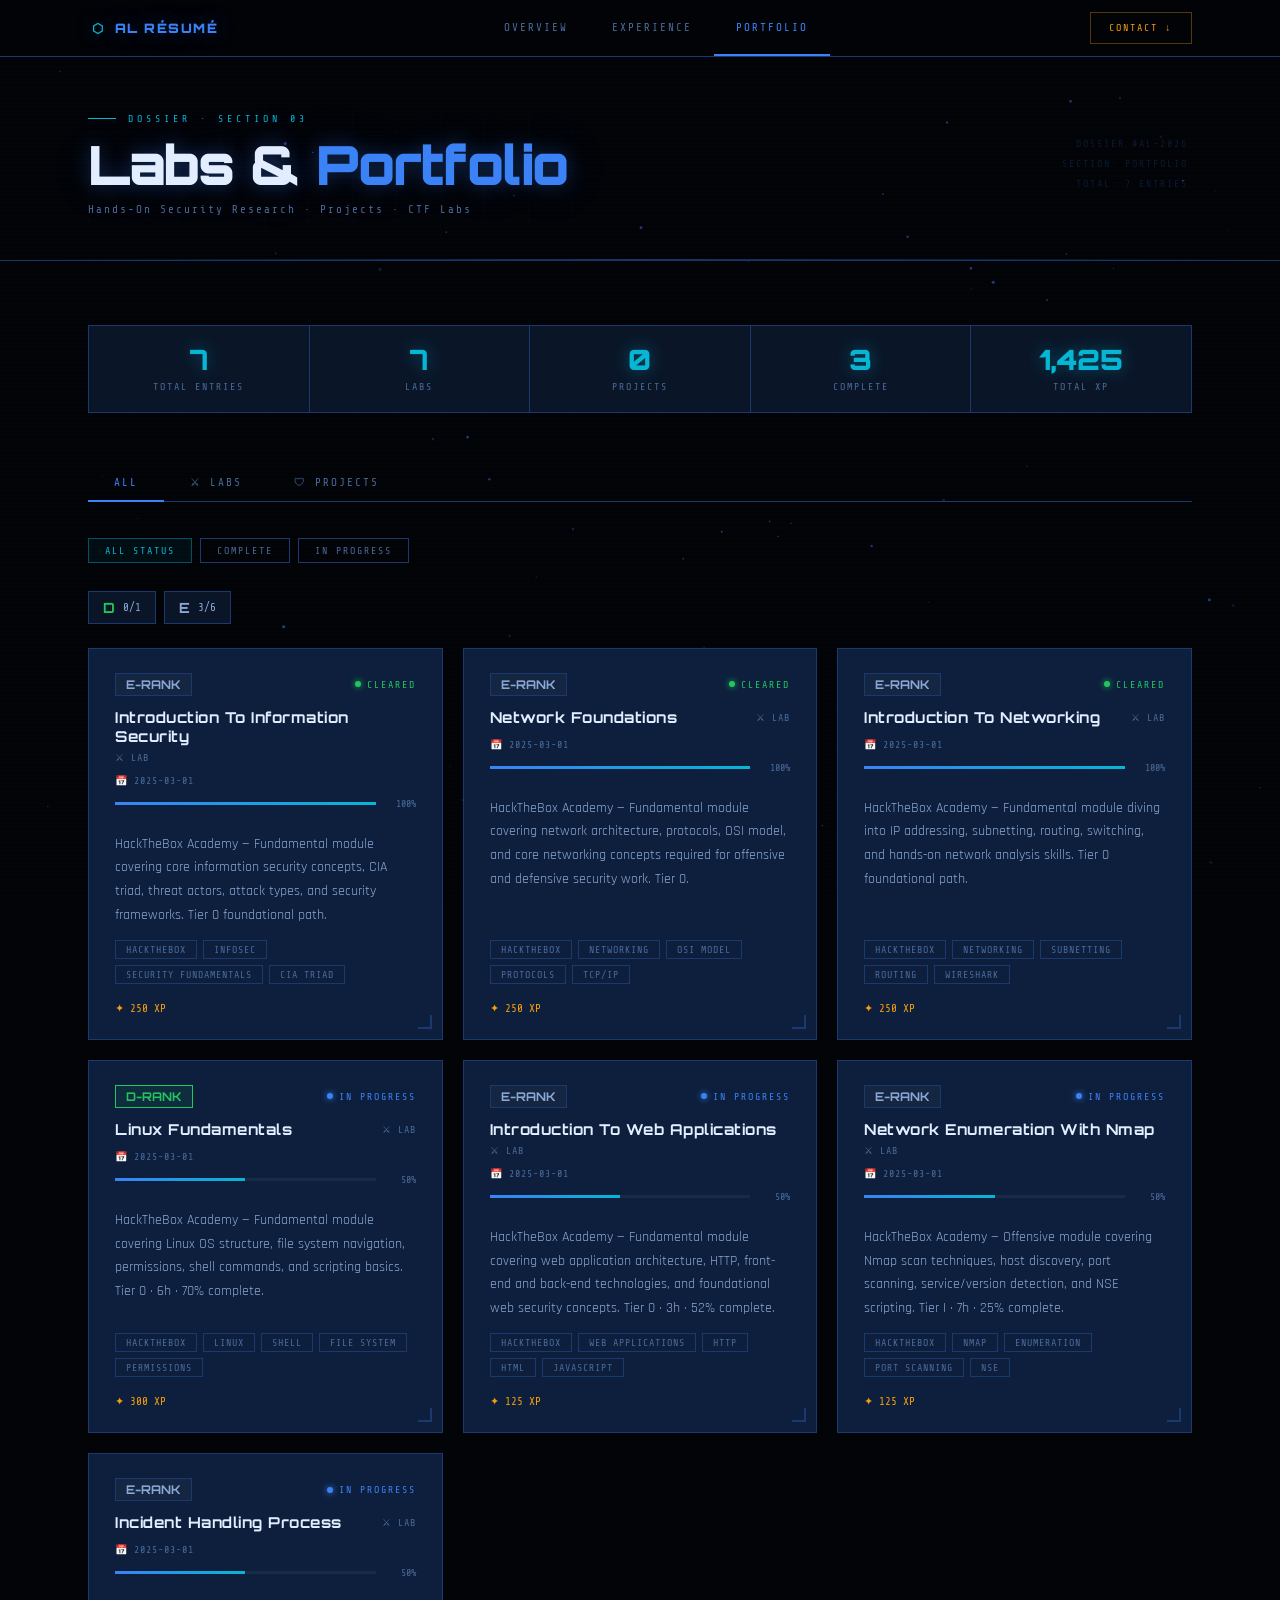
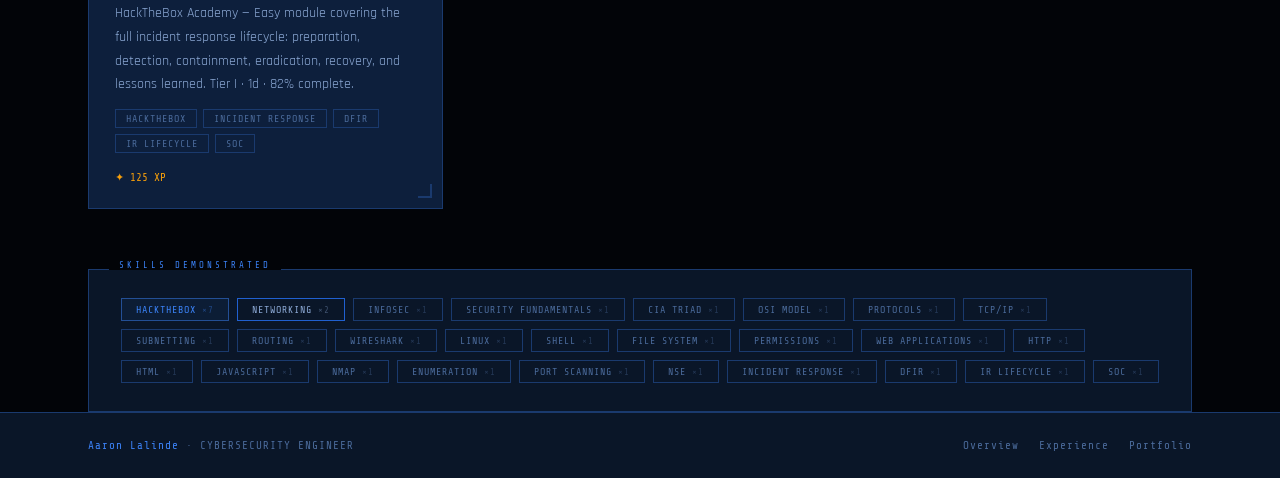
<file: portfolio.html>
<!DOCTYPE html>
<html lang="en">
<head>
  <meta charset="UTF-8" />
  <meta name="viewport" content="width=device-width, initial-scale=1.0" />
  <title>Aaron Lalinde | Portfolio</title>
  <link rel="stylesheet" href="styles.css" />
  <style>
    /* ── TABS ── */
    .tabs { display:flex; border-bottom: 1px solid var(--border); margin-bottom: 0; }
    .tab-btn {
      font-family: var(--font-mono); font-size: 11px; letter-spacing: 2px;
      padding: 11px 26px; background: transparent; border: none; cursor: pointer;
      color: var(--text-dim); text-transform: uppercase;
      border-bottom: 2px solid transparent; margin-bottom: -1px;
      transition: color .2s, border-color .2s;
    }
    .tab-btn:hover { color: var(--text-soft); }
    .tab-btn.active { color: var(--blue); border-bottom-color: var(--blue); }
    .tab-panel { display: none; padding-top: 36px; }
    .tab-panel.active { display: block; }

    /* ── RANK PILLS ── */
    .rank-pill-row { display: flex; gap: 8px; flex-wrap: wrap; margin-bottom: 24px; }
    .rank-pill {
      display: flex; align-items: center; gap: 8px;
      background: var(--panel); border: 1px solid var(--border);
      padding: 7px 14px; transition: border-color .2s;
    }
    .rank-pill:hover { border-color: var(--border-lit); }
    .rp-rank { font-family: var(--font-hud); font-size: 14px; font-weight: 700; }
    .rp-count { font-family: var(--font-mono); font-size: 11px; color: var(--text-soft); }

    /* ── SKILLS CLOUD ── */
    .skills-cloud-section {
      background: var(--panel); border: 1px solid var(--border);
      padding: 28px 32px; margin-top: 60px; position: relative;
    }
    .skills-cloud-section::before {
      content: 'SKILLS DEMONSTRATED';
      position: absolute; top: -10px; left: 20px;
      font-family: var(--font-mono); font-size: 9px; letter-spacing: 3px;
      color: var(--blue); background: var(--void); padding: 0 10px;
    }
    .cloud { display: flex; flex-wrap: wrap; gap: 8px; }
    .cloud-tag {
      font-family: var(--font-mono); font-size: 10px; letter-spacing: 1px;
      padding: 5px 14px; border: 1px solid; cursor: default; transition: all .2s;
      text-transform: uppercase;
    }
    .cloud-hi { color: var(--blue);     border-color: rgba(59,130,246,.5); background: rgba(59,130,246,.06); }
    .cloud-md { color: var(--text-soft); border-color: var(--border-lit); }
    .cloud-lo { color: var(--text-dim);  border-color: var(--border); }
    .cloud-tag:hover { color: var(--cyan); border-color: rgba(6,182,212,.5); background: rgba(6,182,212,.06); }

    /* ── EMPTY STATE ── */
    .empty-panel {
      grid-column: 1/-1; text-align: center; padding: 64px 20px;
      border: 1px dashed var(--border);
    }
    .empty-panel-txt {
      font-family: var(--font-mono); font-size: 11px; letter-spacing: 2px; color: var(--text-dim);
    }
  </style>
</head>
<body>
<canvas id="particles"></canvas>

<nav>
  <div class="container nav-inner">
    <a href="index.html" class="nav-logo"><span class="accent">⬡</span> AL RÉSUMÉ</a>
    <div class="nav-links">
      <a href="index.html">OVERVIEW</a>
      <a href="experience.html">EXPERIENCE</a>
      <a href="portfolio.html" class="active">PORTFOLIO</a>
    </div>
    <a href="index.html#contact" class="nav-cta">CONTACT ↓</a>
  </div>
</nav>

<!-- PAGE BAND -->
<div class="page-band">
  <div class="container">
    <div class="band-eyebrow">DOSSIER · SECTION 03</div>
    <h1 class="band-title">Labs & <em>Portfolio</em></h1>
    <p class="band-sub">Hands-On Security Research · Projects · CTF Labs</p>
    <div class="band-dossier" id="bandDossier"></div>
  </div>
</div>

<div class="container">

  <!-- STAT STRIP -->
  <div class="stat-strip" id="portStats" style="margin-bottom:52px;"></div>

  <!-- TABS -->
  <div class="tabs">
    <button class="tab-btn active" onclick="switchTab('all',this)">ALL</button>
    <button class="tab-btn"        onclick="switchTab('lab',this)">⚔ LABS</button>
    <button class="tab-btn"        onclick="switchTab('project',this)">🛡 PROJECTS</button>
  </div>

  <!-- ALL PANEL -->
  <div class="tab-panel active" id="panel-all">
    <div class="filter-row">
      <button class="f-btn active" onclick="setStatus('all',this,'all')">ALL STATUS</button>
      <button class="f-btn"        onclick="setStatus('complete',this,'all')">COMPLETE</button>
      <button class="f-btn"        onclick="setStatus('progress',this,'all')">IN PROGRESS</button>
    </div>
    <div class="rank-pill-row" id="rp-all"></div>
    <div class="port-grid" id="grid-all"></div>
  </div>

  <!-- LABS PANEL -->
  <div class="tab-panel" id="panel-lab">
    <div class="filter-row">
      <button class="f-btn active" onclick="setStatus('all',this,'lab')">ALL STATUS</button>
      <button class="f-btn"        onclick="setStatus('complete',this,'lab')">COMPLETE</button>
      <button class="f-btn"        onclick="setStatus('progress',this,'lab')">IN PROGRESS</button>
    </div>
    <div class="rank-pill-row" id="rp-lab"></div>
    <div class="port-grid" id="grid-lab"></div>
  </div>

  <!-- PROJECTS PANEL -->
  <div class="tab-panel" id="panel-project">
    <div class="filter-row">
      <button class="f-btn active" onclick="setStatus('all',this,'project')">ALL STATUS</button>
      <button class="f-btn"        onclick="setStatus('complete',this,'project')">COMPLETE</button>
      <button class="f-btn"        onclick="setStatus('progress',this,'project')">IN PROGRESS</button>
    </div>
    <div class="rank-pill-row" id="rp-project"></div>
    <div class="port-grid" id="grid-project"></div>
  </div>

  <!-- SKILLS CLOUD -->
  <div class="skills-cloud-section">
    <div class="cloud" id="skillCloud"></div>
  </div>

</div>

<footer>
  <div class="container foot-inner">
    <span class="foot-copy"><span>Aaron Lalinde</span> · CYBERSECURITY ENGINEER</span>
    <div class="foot-links">
      <a href="index.html">Overview</a>
      <a href="experience.html">Experience</a>
      <a href="portfolio.html">Portfolio</a>
    </div>
  </div>
</footer>

<script src="data.js"></script>
<script>
/* PARTICLES */
const cv=document.getElementById('particles'),cx=cv.getContext('2d');
let W,H,pts=[];
function rsz(){W=cv.width=window.innerWidth;H=cv.height=window.innerHeight;}
rsz();window.addEventListener('resize',rsz);
function mp(){return{x:Math.random()*W,y:Math.random()*H,r:Math.random()*1.3+.3,dx:(Math.random()-.5)*.28,dy:-Math.random()*.45-.1,a:Math.random()*.45+.1,c:Math.random()>.5?'59,130,246':'139,92,246'};}
for(let i=0;i<80;i++)pts.push(mp());
(function d(){cx.clearRect(0,0,W,H);pts.forEach((p,i)=>{cx.beginPath();cx.arc(p.x,p.y,p.r,0,Math.PI*2);cx.fillStyle=`rgba(${p.c},${p.a})`;cx.fill();p.x+=p.dx;p.y+=p.dy;if(p.y<-10)pts[i]={...mp(),y:H+10};});requestAnimationFrame(d);})();

const RANK_COLORS={S:'var(--gold)',A:'var(--orange)',B:'var(--purple)',C:'var(--blue)',D:'var(--green)',E:'var(--text-soft)'};
const XP_TABLE={E:250,D:600,C:1200,B:2500,A:5000,S:10000};
function calcXP(e){const b=XP_TABLE[e.rank]||0;if(e.status==='complete')return b;if(e.status==='progress')return Math.floor(b*.5);return 0;}

/* State */
const statusState={all:'all',lab:'all',project:'all'};

function setStatus(s,btn,panel){
  statusState[panel]=s;
  btn.closest('.filter-row').querySelectorAll('.f-btn').forEach(b=>b.classList.remove('active'));
  btn.classList.add('active');
  renderGrid(panel);
}

function switchTab(name,btn){
  document.querySelectorAll('.tab-btn').forEach(b=>b.classList.remove('active'));
  document.querySelectorAll('.tab-panel').forEach(p=>p.classList.remove('active'));
  btn.classList.add('active');
  document.getElementById('panel-'+name).classList.add('active');
}

function renderCard(entry){
  const xp=calcXP(entry);
  const base=XP_TABLE[entry.rank]||0;
  const pct=base>0?Math.round((xp/base)*100):0;
  const sk=entry.status==='complete'?'complete':entry.status==='progress'?'progress':'locked';
  const sl=entry.status==='complete'?'CLEARED':entry.status==='progress'?'IN PROGRESS':'LOCKED';
  const tags=(entry.tags||[]).map(t=>`<span class="tag">${t}</span>`).join('');
  const dateEl=entry.date?`<div class="port-date">📅 ${entry.date}</div>`:'';
  const link=entry.link?`<a href="${entry.link}" target="_blank" rel="noopener" style="font-family:var(--font-mono);font-size:10px;letter-spacing:2px;color:var(--blue);text-decoration:none;border:1px solid rgba(59,130,246,.35);padding:6px 14px;transition:all .2s;" onmouseover="this.style.background='rgba(59,130,246,.1)'" onmouseout="this.style.background='transparent'">VIEW →</a>`:'';
  return `
  <div class="port-card fade-in">
    <div class="port-card-corner"></div>
    <div style="display:flex;justify-content:space-between;align-items:center;">
      <span class="rank-badge rank-${entry.rank.toLowerCase()}">${entry.rank}-RANK</span>
      <span class="status-row"><span class="dot dot-${sk}"></span><span class="col-${sk}">${sl}</span></span>
    </div>
    <div style="display:flex;justify-content:space-between;align-items:center;flex-wrap:wrap;gap:6px;">
      <div class="port-name">${entry.name}</div>
      <span style="font-family:var(--font-mono);font-size:10px;letter-spacing:1px;color:var(--text-dim);">${entry.type==='lab'?'⚔ LAB':'🛡 PROJECT'}</span>
    </div>
    ${dateEl}
    <div class="mini-prog">
      <div class="prog-track"><div class="prog-fill" style="width:${pct}%"></div></div>
      <span class="prog-pct">${pct}%</span>
    </div>
    <p class="port-desc">${entry.description}</p>
    <div style="display:flex;justify-content:space-between;align-items:center;flex-wrap:wrap;gap:10px;margin-top:auto;">
      <div class="tags">${tags}</div>
      ${link}
    </div>
    <div style="font-family:var(--font-mono);font-size:11px;color:var(--gold);margin-top:6px;">✦ ${xp.toLocaleString()} XP</div>
  </div>`;
}

function renderRankPills(entries, containerId){
  const container=document.getElementById(containerId);
  if(!container) return;
  container.innerHTML=['S','A','B','C','D','E'].map(r=>{
    const total=entries.filter(e=>e.rank===r).length;
    if(!total) return '';
    const done=entries.filter(e=>e.rank===r&&e.status==='complete').length;
    return `<div class="rank-pill"><span class="rp-rank" style="color:${RANK_COLORS[r]}">${r}</span><span class="rp-count">${done}/${total}</span></div>`;
  }).join('');
}

function renderGrid(panel){
  const type=panel==='all'?null:panel;
  const status=statusState[panel];
  let entries=type?PORTFOLIO.filter(e=>e.type===type):[...PORTFOLIO];
  if(status!=='all') entries=entries.filter(e=>e.status===status);
  const grid=document.getElementById('grid-'+panel);
  grid.innerHTML=entries.length
    ? entries.map(renderCard).join('')
    : `<div class="empty-panel"><div class="empty-panel-txt">NO ENTRIES MATCH THIS FILTER</div></div>`;
}

function renderStats(){
  const labs=PORTFOLIO.filter(p=>p.type==='lab');
  const proj=PORTFOLIO.filter(p=>p.type==='project');
  const totalXP=PORTFOLIO.reduce((s,e)=>s+calcXP(e),0);
  document.getElementById('portStats').innerHTML=`
    <div class="stat-cell"><span class="stat-val">${PORTFOLIO.length}</span><span class="stat-label">Total Entries</span></div>
    <div class="stat-cell"><span class="stat-val">${labs.length}</span><span class="stat-label">Labs</span></div>
    <div class="stat-cell"><span class="stat-val">${proj.length}</span><span class="stat-label">Projects</span></div>
    <div class="stat-cell"><span class="stat-val">${PORTFOLIO.filter(e=>e.status==='complete').length}</span><span class="stat-label">Complete</span></div>
    <div class="stat-cell"><span class="stat-val">${totalXP.toLocaleString()}</span><span class="stat-label">Total XP</span></div>`;
}

function renderCloud(){
  const freq={};
  PORTFOLIO.forEach(p=>(p.tags||[]).forEach(t=>freq[t]=(freq[t]||0)+1));
  const sorted=Object.entries(freq).sort((a,b)=>b[1]-a[1]);
  document.getElementById('skillCloud').innerHTML=sorted.map(([t,n])=>{
    const cls=n>=3?'cloud-hi':n>=2?'cloud-md':'cloud-lo';
    return `<span class="cloud-tag ${cls}">${t} <span style="opacity:.4;font-size:9px;">×${n}</span></span>`;
  }).join('');
}

document.getElementById('bandDossier').innerHTML=`
  DOSSIER #AL-${new Date().getFullYear()}<br>
  SECTION: PORTFOLIO<br>
  TOTAL: ${PORTFOLIO.length} ENTRIES`;

renderStats();
['all','lab','project'].forEach(p=>{
  const src=p==='all'?PORTFOLIO:PORTFOLIO.filter(e=>e.type===p);
  renderRankPills(src,'rp-'+p);
  renderGrid(p);
});
renderCloud();
</script>
</body>
</html>
</file>
<file: styles.css>
/* ══════════════════════════════════════════════════════
   AARON LALINDE — HUNTER RÉSUMÉ STYLES
   Theme: Solo Leveling × Professional Dossier
   ══════════════════════════════════════════════════════ */
@import url('https://fonts.googleapis.com/css2?family=Rajdhani:wght@400;500;600;700&family=Share+Tech+Mono&family=Orbitron:wght@400;700;900&display=swap');

:root {
  --void:       #020408;
  --deep:       #060d18;
  --panel:      #0a1628;
  --card:       #0d1f3c;
  --border:     #1a3a6e;
  --border-lit: #2060d0;

  --blue:       #3b82f6;
  --cyan:       #06b6d4;
  --purple:     #8b5cf6;
  --gold:       #f59e0b;
  --green:      #22c55e;
  --orange:     #f97316;
  --red:        #ef4444;

  --text:       #e2eeff;
  --text-soft:  #8ba8d4;
  --text-dim:   #4a6a9a;

  --glow-blue:  0 0 20px rgba(59,130,246,0.35), 0 0 60px rgba(59,130,246,0.12);
  --glow-gold:  0 0 20px rgba(245,158,11,0.45), 0 0 60px rgba(245,158,11,0.15);
  --glow-cyan:  0 0 16px rgba(6,182,212,0.4);

  --font-hud:   'Orbitron', sans-serif;
  --font-body:  'Rajdhani', sans-serif;
  --font-mono:  'Share Tech Mono', monospace;
}

*, *::before, *::after { box-sizing: border-box; margin: 0; padding: 0; }
html { scroll-behavior: smooth; }
body {
  background: var(--void);
  color: var(--text);
  font-family: var(--font-body);
  font-size: 16px;
  min-height: 100vh;
  overflow-x: hidden;
}

/* Grid overlay */
body::before {
  content: ''; position: fixed; inset: 0; z-index: 0; pointer-events: none;
  background-image:
    linear-gradient(rgba(59,130,246,0.025) 1px, transparent 1px),
    linear-gradient(90deg, rgba(59,130,246,0.025) 1px, transparent 1px);
  background-size: 44px 44px;
}
/* Scanlines */
body::after {
  content: ''; position: fixed; inset: 0; z-index: 1; pointer-events: none;
  background: repeating-linear-gradient(0deg,transparent,transparent 2px,rgba(0,0,0,0.055) 2px,rgba(0,0,0,0.055) 4px);
}
#particles { position: fixed; inset: 0; z-index: 0; pointer-events: none; }
.container { max-width: 1160px; margin: 0 auto; padding: 0 28px; position: relative; z-index: 2; }

/* ══ NAV ══ */
nav {
  position: sticky; top: 0; z-index: 100;
  background: rgba(2,4,8,0.94); backdrop-filter: blur(14px);
  border-bottom: 1px solid var(--border);
}
.nav-inner { display: flex; align-items: stretch; justify-content: space-between; height: 56px; }
.nav-logo {
  display: flex; align-items: center; gap: 10px;
  font-family: var(--font-hud); font-size: 13px; font-weight: 900;
  letter-spacing: 1.5px; color: var(--blue);
  text-shadow: var(--glow-blue); text-decoration: none; padding: 0 4px;
}
.nav-logo .accent { color: var(--cyan); }
.nav-links { display: flex; align-items: stretch; }
.nav-links a {
  display: flex; align-items: center;
  font-family: var(--font-mono); font-size: 11px; letter-spacing: 2px;
  color: var(--text-dim); text-decoration: none; text-transform: uppercase;
  padding: 0 22px; border-bottom: 2px solid transparent;
  transition: color .2s, border-color .2s;
}
.nav-links a:hover { color: var(--cyan); }
.nav-links a.active { color: var(--blue); border-bottom-color: var(--blue); }
.nav-cta {
  display: flex; align-items: center; margin: 12px 0;
  font-family: var(--font-mono); font-size: 10px; letter-spacing: 2px;
  color: var(--gold); border: 1px solid rgba(245,158,11,.35);
  padding: 0 18px; text-decoration: none; background: transparent;
  transition: all .25s;
}
.nav-cta:hover { background: rgba(245,158,11,.1); border-color: var(--gold); box-shadow: var(--glow-gold); }

/* ══ PAGE BAND ══ */
.page-band {
  padding: 56px 0 44px; border-bottom: 1px solid var(--border);
  margin-bottom: 64px; position: relative; overflow: hidden;
}
.page-band::after {
  content: ''; position: absolute; bottom: 0; left: 0; right: 0; height: 1px;
  background: linear-gradient(90deg, transparent, var(--blue), transparent); opacity: .4;
}
.band-eyebrow {
  font-family: var(--font-mono); font-size: 10px; letter-spacing: 4px;
  color: var(--cyan); text-transform: uppercase; margin-bottom: 12px;
  display: flex; align-items: center; gap: 12px;
}
.band-eyebrow::before { content:''; display:block; width:28px; height:1px; background: var(--cyan); }
.band-title {
  font-family: var(--font-hud); font-size: clamp(26px,4.5vw,54px);
  font-weight: 900; letter-spacing: -1px; line-height: 1.05; color: var(--text);
  text-shadow: var(--glow-blue);
}
.band-title em { color: var(--blue); font-style: normal; }
.band-sub {
  font-family: var(--font-mono); font-size: 11px; letter-spacing: 2px;
  color: var(--text-dim); margin-top: 10px;
}
.band-dossier {
  position: absolute; right: 32px; top: 50%; transform: translateY(-50%);
  font-family: var(--font-mono); font-size: 10px; letter-spacing: 2px;
  color: rgba(59,130,246,.18); text-align: right; line-height: 2;
}

/* ══ SECTION HEADER ══ */
.s-head { display: flex; align-items: baseline; gap: 14px; margin-bottom: 32px; }
.s-num  { font-family: var(--font-mono); font-size: 11px; letter-spacing: 2px; color: var(--blue); flex-shrink: 0; }
.s-title { font-family: var(--font-hud); font-size: 18px; font-weight: 700; letter-spacing: 1px; color: var(--text); }
.s-line  { flex: 1; height: 1px; background: linear-gradient(90deg, var(--border-lit), transparent); }
section { padding: 60px 0; border-bottom: 1px solid var(--border); }
section:last-of-type { border-bottom: none; }

/* ══ CARDS ══ */
.card {
  background: var(--card); border: 1px solid var(--border);
  padding: 26px 30px; position: relative;
  transition: border-color .3s, box-shadow .3s, transform .3s;
}
.card::before {
  content: ''; position: absolute; top: 0; left: 0; right: 0; height: 2px;
  background: linear-gradient(90deg, var(--blue), var(--purple));
  opacity: 0; transition: opacity .3s;
}
.card:hover { border-color: var(--border-lit); box-shadow: var(--glow-blue); transform: translateY(-2px); }
.card:hover::before { opacity: 1; }
.card-corner {
  position: absolute; bottom: 10px; right: 10px;
  width: 16px; height: 16px;
  border-right: 2px solid var(--border); border-bottom: 2px solid var(--border);
  transition: border-color .3s;
}
.card:hover .card-corner { border-color: var(--blue); }

/* ══ TAGS ══ */
.tags { display: flex; flex-wrap: wrap; gap: 6px; }
.tag {
  font-family: var(--font-mono); font-size: 10px; letter-spacing: 1px;
  color: var(--text-dim); border: 1px solid var(--border);
  padding: 3px 10px; text-transform: uppercase;
  transition: color .2s, border-color .2s;
}
.card:hover .tag { color: var(--cyan); border-color: rgba(6,182,212,.3); }

/* ══ RANK BADGES ══ */
.rank-badge {
  font-family: var(--font-hud); font-size: 12px; font-weight: 700;
  padding: 3px 10px; border: 1px solid; flex-shrink: 0; display: inline-block;
}
.rank-s { color: var(--gold);   border-color: var(--gold);   background: rgba(245,158,11,.08); text-shadow: var(--glow-gold); }
.rank-a { color: var(--orange); border-color: var(--orange); background: rgba(249,115,22,.08); }
.rank-b { color: var(--purple); border-color: var(--purple); background: rgba(139,92,246,.08); }
.rank-c { color: var(--blue);   border-color: var(--blue);   background: rgba(59,130,246,.08); }
.rank-d { color: var(--green);  border-color: var(--green);  background: rgba(34,197,94,.08); }
.rank-e { color: var(--text-soft); border-color: var(--border); background: rgba(255,255,255,.03); }

/* ══ STATUS DOTS ══ */
.status-row { display: flex; align-items: center; gap: 6px; font-family: var(--font-mono); font-size: 10px; letter-spacing: 2px; }
.dot { width: 6px; height: 6px; border-radius: 50%; animation: pulse 2s ease-in-out infinite; }
.dot-complete { background: var(--green);  box-shadow: 0 0 6px var(--green); }
.dot-progress { background: var(--blue);   box-shadow: 0 0 6px var(--blue); animation-duration: 1s; }
.dot-locked   { background: var(--text-dim); animation: none; }
.col-complete { color: var(--green); }
.col-progress { color: var(--blue); }
.col-locked   { color: var(--text-dim); }
@keyframes pulse { 0%,100%{opacity:1;transform:scale(1)} 50%{opacity:.4;transform:scale(.7)} }

/* ══ CERT BADGES ══ */
.cert-status-active   { color: var(--green);  border-color: rgba(34,197,94,.4);   background: rgba(34,197,94,.07); }
.cert-status-progress { color: var(--gold);   border-color: rgba(245,158,11,.4);  background: rgba(245,158,11,.07); }
.cert-status-planned  { color: var(--text-dim); border-color: var(--border);      background: transparent; }

/* ══ TIMELINE ══ */
.timeline { padding-left: 28px; position: relative; }
.timeline::before {
  content: ''; position: absolute; left: 0; top: 6px; bottom: 6px;
  width: 1px; background: linear-gradient(180deg, var(--blue), var(--border), transparent);
}
.tl-item { position: relative; margin-bottom: 52px; }
.tl-item:last-child { margin-bottom: 0; }
.tl-item::before {
  content: ''; position: absolute; left: -32px; top: 7px;
  width: 8px; height: 8px; border-radius: 50%;
  background: var(--blue); box-shadow: 0 0 12px rgba(59,130,246,.6);
  border: 2px solid var(--void);
}
.tl-top { display: flex; align-items: flex-start; justify-content: space-between; gap: 16px; flex-wrap: wrap; margin-bottom: 4px; }
.tl-title { font-family: var(--font-hud); font-size: 17px; font-weight: 700; color: var(--text); }
.tl-date  { font-family: var(--font-mono); font-size: 11px; letter-spacing: 1px; color: var(--blue); flex-shrink: 0; }
.tl-org   { font-family: var(--font-mono); font-size: 12px; letter-spacing: 1px; color: var(--text-soft); margin-bottom: 16px; display: flex; align-items: center; gap: 10px; }
.tl-type  { font-family: var(--font-mono); font-size: 10px; letter-spacing: 2px; color: var(--text-dim); border: 1px solid var(--border); padding: 2px 8px; }
.tl-bullets { list-style: none; margin-bottom: 14px; }
.tl-bullets li {
  font-size: 14.5px; line-height: 1.75; color: var(--text-soft);
  padding: 5px 0 5px 18px; position: relative;
  border-bottom: 1px solid rgba(255,255,255,.04);
}
.tl-bullets li:last-child { border-bottom: none; }
.tl-bullets li::before { content:'▸'; position:absolute; left:0; color: var(--blue); opacity:.7; font-size:11px; }

/* ══ SKILLS SHOWCASE ══ */
.skills-showcase { display: grid; grid-template-columns: repeat(auto-fill, minmax(260px,1fr)); gap: 20px; }
.skill-cat-card {
  background: var(--card); border: 1px solid var(--border);
  padding: 22px 24px; transition: border-color .3s, box-shadow .3s;
  position: relative; overflow: hidden;
}
.skill-cat-card::before {
  content: ''; position: absolute; top: 0; left: 0; right: 0; height: 2px;
  background: linear-gradient(90deg, var(--blue), var(--cyan));
  opacity: 0; transition: opacity .3s;
}
.skill-cat-card:hover { border-color: var(--border-lit); box-shadow: var(--glow-blue); }
.skill-cat-card:hover::before { opacity: 1; }
.skill-cat-title {
  font-family: var(--font-mono); font-size: 10px; letter-spacing: 3px;
  color: var(--cyan); text-transform: uppercase;
  margin-bottom: 16px; padding-bottom: 10px;
  border-bottom: 1px solid var(--border);
}
.skill-pills { display: flex; flex-wrap: wrap; gap: 7px; }
.skill-pill {
  font-family: var(--font-mono); font-size: 10px; letter-spacing: 1px;
  color: var(--text-soft); border: 1px solid var(--border);
  padding: 4px 10px; text-transform: uppercase;
  transition: color .2s, border-color .2s, background .2s;
}
.skill-cat-card:hover .skill-pill { color: var(--text); border-color: rgba(59,130,246,.3); background: rgba(59,130,246,.05); }

/* ══ STAT STRIP ══ */
.stat-strip { display: grid; grid-template-columns: repeat(auto-fit, minmax(130px,1fr)); gap: 1px; background: var(--border); border: 1px solid var(--border); overflow: hidden; }
.stat-cell { background: var(--panel); padding: 20px; text-align: center; }
.stat-val { font-family: var(--font-hud); font-size: 28px; font-weight: 900; color: var(--cyan); text-shadow: var(--glow-cyan); display: block; line-height: 1; }
.stat-label { font-family: var(--font-mono); font-size: 10px; letter-spacing: 2px; color: var(--text-dim); display: block; margin-top: 7px; text-transform: uppercase; }

/* ══ MINI PROGRESS ══ */
.mini-prog { display: flex; align-items: center; gap: 10px; margin-bottom: 12px; }
.prog-track { flex: 1; height: 3px; background: rgba(255,255,255,.05); }
.prog-fill  { height: 100%; background: linear-gradient(90deg, var(--blue), var(--cyan)); }
.prog-pct   { font-family: var(--font-mono); font-size: 10px; color: var(--text-dim); width: 30px; text-align: right; }

/* ══ CONTACT ══ */
.contact-row { display: flex; flex-wrap: wrap; gap: 10px; }
.contact-item {
  display: flex; align-items: center; gap: 8px;
  font-family: var(--font-mono); font-size: 11px; letter-spacing: 1px;
  color: var(--text-soft); text-decoration: none;
  border: 1px solid var(--border); padding: 8px 16px;
  transition: color .2s, border-color .2s, background .2s;
}
.contact-item:hover { color: var(--cyan); border-color: rgba(6,182,212,.4); background: rgba(6,182,212,.05); }
.contact-icon { font-size: 13px; }

/* ══ PORTFOLIO GRID ══ */
.port-grid { display: grid; grid-template-columns: repeat(auto-fill, minmax(330px,1fr)); gap: 20px; }
.port-card {
  background: var(--card); border: 1px solid var(--border);
  padding: 24px 26px; position: relative;
  display: flex; flex-direction: column; gap: 12px;
  transition: border-color .3s, transform .3s, box-shadow .3s;
}
.port-card::before {
  content: ''; position: absolute; top: 0; left: 0; right: 0; height: 2px;
  background: linear-gradient(90deg, var(--blue), var(--purple));
  opacity: 0; transition: opacity .3s;
}
.port-card:hover { border-color: var(--border-lit); transform: translateY(-3px); box-shadow: var(--glow-blue); }
.port-card:hover::before { opacity: 1; }
.port-card-corner {
  position: absolute; bottom: 10px; right: 10px;
  width: 14px; height: 14px;
  border-right: 2px solid var(--border); border-bottom: 2px solid var(--border);
  transition: border-color .3s;
}
.port-card:hover .port-card-corner { border-color: var(--blue); }
.port-name { font-family: var(--font-hud); font-size: 15px; font-weight: 700; letter-spacing: .5px; color: var(--text); }
.port-desc { font-size: 14px; line-height: 1.7; color: var(--text-soft); }
.port-date { font-family: var(--font-mono); font-size: 10px; color: var(--text-dim); letter-spacing: 1px; }

/* ══ FILTER BTNS ══ */
.filter-row { display: flex; gap: 8px; flex-wrap: wrap; margin-bottom: 28px; }
.f-btn {
  font-family: var(--font-mono); font-size: 10px; letter-spacing: 2px;
  padding: 6px 16px; border: 1px solid var(--border);
  color: var(--text-dim); background: transparent; cursor: pointer;
  text-transform: uppercase; transition: all .2s;
}
.f-btn:hover, .f-btn.active { color: var(--cyan); border-color: rgba(6,182,212,.4); background: rgba(6,182,212,.06); }

/* ══ CERT CARD ══ */
.cert-grid { display: grid; grid-template-columns: repeat(auto-fill, minmax(240px,1fr)); gap: 16px; }
.cert-card {
  background: var(--card); border: 1px solid var(--border);
  padding: 20px 24px; display: flex; flex-direction: column; gap: 10px;
  transition: border-color .3s;
}
.cert-card:hover { border-color: var(--border-lit); }
.cert-badge-txt { font-family: var(--font-hud); font-size: 26px; font-weight: 900; color: var(--blue); text-shadow: var(--glow-blue); }
.cert-name    { font-family: var(--font-hud); font-size: 14px; font-weight: 700; color: var(--text); }
.cert-issuer  { font-family: var(--font-mono); font-size: 11px; color: var(--text-dim); letter-spacing: 1px; }
.cert-status-badge {
  font-family: var(--font-mono); font-size: 10px; letter-spacing: 2px;
  padding: 3px 10px; border: 1px solid; display: inline-block; text-transform: uppercase;
}

/* ══ EDU CARD ══ */
.edu-card {
  background: var(--card); border: 1px solid var(--border);
  padding: 24px 28px; display: flex; flex-direction: column; gap: 10px;
  transition: border-color .3s;
}
.edu-card:hover { border-color: var(--border-lit); }
.edu-degree { font-family: var(--font-hud); font-size: 17px; font-weight: 700; color: var(--text); }
.edu-school { font-family: var(--font-mono); font-size: 12px; letter-spacing: 1px; color: var(--blue); }
.edu-meta   { font-family: var(--font-mono); font-size: 11px; color: var(--text-dim); letter-spacing: 1px; }
.edu-notes  { font-size: 14px; line-height: 1.65; color: var(--text-soft); }

/* ══ FOOTER ══ */
footer { border-top: 1px solid var(--border); padding: 26px 0; background: var(--panel); }
.foot-inner { display: flex; justify-content: space-between; align-items: center; flex-wrap: wrap; gap: 12px; }
.foot-copy { font-family: var(--font-mono); font-size: 11px; letter-spacing: 1px; color: var(--text-dim); }
.foot-copy span { color: var(--blue); }
.foot-links { display: flex; gap: 20px; }
.foot-links a { font-family: var(--font-mono); font-size: 11px; letter-spacing: 1px; color: var(--text-dim); text-decoration: none; transition: color .2s; }
.foot-links a:hover { color: var(--cyan); }

/* ══ ANIMATIONS ══ */
.fade-in { opacity: 0; transform: translateY(14px); animation: fadeUp .6s ease forwards; }
@keyframes fadeUp { to { opacity: 1; transform: translateY(0); } }
.fade-in:nth-child(1){animation-delay:.05s}.fade-in:nth-child(2){animation-delay:.1s}
.fade-in:nth-child(3){animation-delay:.15s}.fade-in:nth-child(4){animation-delay:.2s}
.fade-in:nth-child(5){animation-delay:.25s}.fade-in:nth-child(6){animation-delay:.3s}
.fade-in:nth-child(7){animation-delay:.35s}.fade-in:nth-child(8){animation-delay:.4s}
@keyframes blink { 0%,100%{opacity:1} 50%{opacity:.3} }

/* ══ RESPONSIVE ══ */
@media(max-width:768px) {
  .container { padding: 0 18px; }
  .nav-links a { padding: 0 12px; font-size: 10px; }
  .band-dossier { display: none; }
  .port-grid { grid-template-columns: 1fr; }
  .skills-showcase { grid-template-columns: 1fr; }
}
@media(max-width:520px) {
  .stat-strip { grid-template-columns: repeat(2,1fr); }
  .nav-cta { display: none; }
}
</file>
